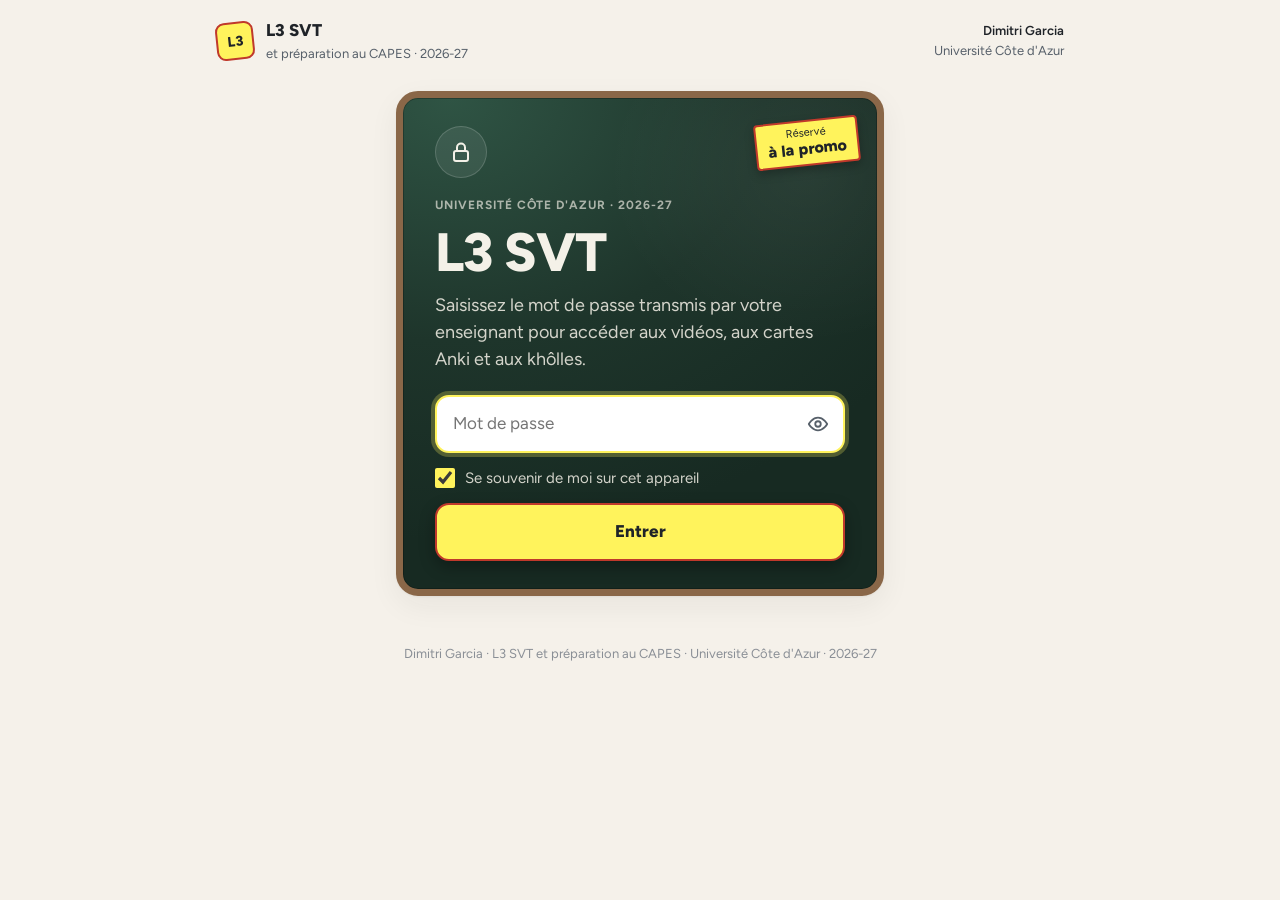
<file: diaporama-prise-alimentaire.html>
<!DOCTYPE html>
<html lang="fr" class="staticrypt-html">
<head>
<meta charset="utf-8">
<title>L3 SVT</title>
<meta name="viewport" content="width=device-width, initial-scale=1">
<meta name="robots" content="noindex">
<!-- Écran de mot de passe du site L3 SVT, modèle StatiCrypt 3 habillé aux couleurs du site (utilisé par chiffrer.sh). -->
<meta http-equiv="cache-control" content="max-age=0">
<meta http-equiv="cache-control" content="no-cache">
<meta http-equiv="expires" content="0">
<meta http-equiv="expires" content="Tue, 01 Jan 1980 1:00:00 GMT">
<meta http-equiv="pragma" content="no-cache">
<link rel="icon" href="data:image/svg+xml,%3Csvg xmlns='http://www.w3.org/2000/svg' viewBox='0 0 64 64'%3E%3Crect x='6' y='6' width='52' height='52' rx='12' fill='%23FFF35C' stroke='%23C0392B' stroke-width='5'/%3E%3Ctext x='32' y='42' font-family='Arial' font-weight='700' font-size='26' text-anchor='middle' fill='%231F2328'%3EL3%3C/text%3E%3C/svg%3E">
<link rel="preconnect" href="https://fonts.googleapis.com">
<link rel="preconnect" href="https://fonts.gstatic.com" crossorigin>
<link href="https://fonts.googleapis.com/css2?family=Figtree:wght@400;500;600;700;800&display=swap" rel="stylesheet">
<link rel="stylesheet" href="commun.css">
<style>
  .hidden { display: none !important; }

  /* Pendant la vérification d'un mot de passe déjà enregistré */
  .chargement { min-height: 100vh; display: grid; place-items: center; }
  .rond { width: 34px; height: 34px; border: 4px solid var(--trait); border-top-color: var(--ardoise); border-radius: 50%; animation: tourne .75s linear infinite; }
  @keyframes tourne { to { transform: rotate(360deg); } }

  .acces { max-width: 520px; }
  .acces .tableau { padding-top: 28px; }
  .acces .sticker { position: absolute; top: 22px; right: 18px; }
  .cadenas {
    display: grid; place-items: center; width: 52px; height: 52px; border-radius: 50%;
    background: rgba(255, 255, 255, .08); border: 1px solid rgba(255, 255, 255, .16);
  }
  .cadenas svg { width: 24px; height: 24px; }
  .acces .surtitre { margin-top: 18px; }

  #staticrypt-form { margin-top: 22px; display: grid; gap: 14px; }
  .champ { position: relative; }
  .champ input {
    width: 100%; padding: 14px 54px 14px 16px; border: 2px solid transparent; border-radius: 14px;
    background: #fff; color: var(--encre); font: inherit; font-size: 17px;
  }
  .champ input:focus { outline: none; border-color: var(--jaune); box-shadow: 0 0 0 4px rgba(255, 243, 92, .25); }
  .oeil {
    position: absolute; right: 6px; top: 50%; transform: translateY(-50%);
    display: grid; place-items: center; width: 42px; height: 42px;
    border: 0; border-radius: 10px; background: none; color: var(--encre-2); cursor: pointer;
  }
  .oeil svg { width: 22px; height: 22px; }
  .erreur { padding: 10px 14px; border-radius: 12px; background: var(--rouge-clair); color: var(--rouge); font-size: 15px; font-weight: 700; }
  .souvenir { display: flex; align-items: center; gap: 10px; font-size: 15px; color: rgba(244, 241, 232, .85); cursor: pointer; }
  .souvenir input { width: 20px; height: 20px; margin: 0; accent-color: var(--jaune); flex: none; }
  .entrer {
    padding: 14px 18px; border: 2.5px solid var(--jaune-bord); border-radius: 14px;
    background: var(--jaune); color: var(--encre); font: inherit; font-size: 17px; font-weight: 800;
    cursor: pointer; box-shadow: 0 6px 16px rgba(0, 0, 0, .3); transition: transform .1s;
    -webkit-appearance: none; appearance: none;
  }
  .entrer:hover { transform: translateY(-1px); }

  @media (max-width: 520px) { .auteur { display: none; } }
</style>
</head>

<body class="staticrypt-body">
<div id="staticrypt_loading" class="chargement"><div class="rond"></div></div>

<div id="staticrypt_content" class="hidden">
  <header class="entete">
    <span class="marque">
      <span class="pastille" aria-hidden="true">L3</span>
      <span><strong>L3 SVT</strong><small>et préparation au CAPES · 2026-27</small></span>
    </span>
    <p class="auteur"><strong>Dimitri Garcia</strong>Université Côte d'Azur</p>
  </header>

  <main class="acces">
    <section class="tableau">
      <span class="sticker"><span>Réservé</span><strong>à la promo</strong></span>
      <span class="cadenas"><svg class="icone" viewBox="0 0 24 24" aria-hidden="true"><rect x="5" y="11" width="14" height="10" rx="2"/><path d="M8 11V7.5a4 4 0 0 1 8 0V11"/></svg></span>
      <p class="surtitre">Université Côte d'Azur · 2026-27</p>
      <h1>L3 SVT</h1>
      <p class="chapeau">Saisissez le mot de passe transmis par votre enseignant pour accéder aux vidéos, aux cartes Anki et aux khôlles.</p>

      <form id="staticrypt-form" action="#" method="post">
        <div class="champ">
          <input id="staticrypt-password" type="password" name="password" autocomplete="current-password"
                 placeholder="Mot de passe" aria-label="Mot de passe" autofocus>
          <button type="button" class="oeil" aria-label="Afficher le mot de passe" title="Afficher le mot de passe"></button>
        </div>
        <p id="erreur" class="erreur hidden" role="alert">Mot de passe incorrect. Vérifiez les majuscules et réessayez.</p>
        <label id="staticrypt-remember-label" class="souvenir hidden">
          <input id="staticrypt-remember" type="checkbox" name="remember" checked>
          Se souvenir de moi sur cet appareil
        </label>
        <input type="submit" class="entrer staticrypt-decrypt-button" value="Entrer">
      </form>
    </section>
  </main>

  <footer>Dimitri Garcia · L3 SVT et préparation au CAPES · Université Côte d'Azur · 2026-27</footer>
</div>

<script>
  // Valeurs remplies par StatiCrypt au chiffrement (format 'nom').
  const staticryptInitiator = ((function(){
  const exports = {};
  const cryptoEngine = ((function(){
  const exports = {};
  const { subtle } = crypto;

const IV_BITS = 16 * 8;
const HEX_BITS = 4;
const ENCRYPTION_ALGO = "AES-CBC";

/**
 * Translates between utf8 encoded hexadecimal strings
 * and Uint8Array bytes.
 */
const HexEncoder = {
    /**
     * hex string -> bytes
     * @param {string} hexString
     * @returns {Uint8Array}
     */
    parse: function (hexString) {
        if (hexString.length % 2 !== 0) throw "Invalid hexString";
        const arrayBuffer = new Uint8Array(hexString.length / 2);

        for (let i = 0; i < hexString.length; i += 2) {
            const byteValue = parseInt(hexString.substring(i, i + 2), 16);
            if (isNaN(byteValue)) {
                throw "Invalid hexString";
            }
            arrayBuffer[i / 2] = byteValue;
        }
        return arrayBuffer;
    },

    /**
     * bytes -> hex string
     * @param {Uint8Array} bytes
     * @returns {string}
     */
    stringify: function (bytes) {
        const hexBytes = [];

        for (let i = 0; i < bytes.length; ++i) {
            let byteString = bytes[i].toString(16);
            if (byteString.length < 2) {
                byteString = "0" + byteString;
            }
            hexBytes.push(byteString);
        }
        return hexBytes.join("");
    },
};

/**
 * Translates between utf8 strings and Uint8Array bytes.
 */
const UTF8Encoder = {
    parse: function (str) {
        return new TextEncoder().encode(str);
    },

    stringify: function (bytes) {
        return new TextDecoder().decode(bytes);
    },
};

/**
 * Salt and encrypt a msg with a password.
 */
async function encrypt(msg, hashedPassword) {
    // Must be 16 bytes, unpredictable, and preferably cryptographically random. However, it need not be secret.
    // https://developer.mozilla.org/en-US/docs/Web/API/SubtleCrypto/encrypt#parameters
    const iv = crypto.getRandomValues(new Uint8Array(IV_BITS / 8));

    const key = await subtle.importKey("raw", HexEncoder.parse(hashedPassword), ENCRYPTION_ALGO, false, ["encrypt"]);

    const encrypted = await subtle.encrypt(
        {
            name: ENCRYPTION_ALGO,
            iv: iv,
        },
        key,
        UTF8Encoder.parse(msg)
    );

    // iv will be 32 hex characters, we prepend it to the ciphertext for use in decryption
    return HexEncoder.stringify(iv) + HexEncoder.stringify(new Uint8Array(encrypted));
}
exports.encrypt = encrypt;

/**
 * Decrypt a salted msg using a password.
 *
 * @param {string} encryptedMsg
 * @param {string} hashedPassword
 * @returns {Promise<string>}
 */
async function decrypt(encryptedMsg, hashedPassword) {
    const ivLength = IV_BITS / HEX_BITS;
    const iv = HexEncoder.parse(encryptedMsg.substring(0, ivLength));
    const encrypted = encryptedMsg.substring(ivLength);

    const key = await subtle.importKey("raw", HexEncoder.parse(hashedPassword), ENCRYPTION_ALGO, false, ["decrypt"]);

    const outBuffer = await subtle.decrypt(
        {
            name: ENCRYPTION_ALGO,
            iv: iv,
        },
        key,
        HexEncoder.parse(encrypted)
    );

    return UTF8Encoder.stringify(new Uint8Array(outBuffer));
}
exports.decrypt = decrypt;

/**
 * Salt and hash the password so it can be stored in localStorage without opening a password reuse vulnerability.
 *
 * @param {string} password
 * @param {string} salt
 * @returns {Promise<string>}
 */
async function hashPassword(password, salt) {
    // we hash the password in multiple steps, each adding more iterations. This is because we used to allow less
    // iterations, so for backward compatibility reasons, we need to support going from that to more iterations.
    let hashedPassword = await hashLegacyRound(password, salt);

    hashedPassword = await hashSecondRound(hashedPassword, salt);

    return hashThirdRound(hashedPassword, salt);
}
exports.hashPassword = hashPassword;

/**
 * This hashes the password with 1k iterations. This is a low number, we need this function to support backwards
 * compatibility.
 *
 * @param {string} password
 * @param {string} salt
 * @returns {Promise<string>}
 */
function hashLegacyRound(password, salt) {
    return pbkdf2(password, salt, 1000, "SHA-1");
}
exports.hashLegacyRound = hashLegacyRound;

/**
 * Add a second round of iterations. This is because we used to use 1k, so for backwards compatibility with
 * remember-me/autodecrypt links, we need to support going from that to more iterations.
 *
 * @param hashedPassword
 * @param salt
 * @returns {Promise<string>}
 */
function hashSecondRound(hashedPassword, salt) {
    return pbkdf2(hashedPassword, salt, 14000, "SHA-256");
}
exports.hashSecondRound = hashSecondRound;

/**
 * Add a third round of iterations to bring total number to 600k. This is because we used to use 1k, then 15k, so for
 * backwards compatibility with remember-me/autodecrypt links, we need to support going from that to more iterations.
 *
 * @param hashedPassword
 * @param salt
 * @returns {Promise<string>}
 */
function hashThirdRound(hashedPassword, salt) {
    return pbkdf2(hashedPassword, salt, 585000, "SHA-256");
}
exports.hashThirdRound = hashThirdRound;

/**
 * Salt and hash the password so it can be stored in localStorage without opening a password reuse vulnerability.
 *
 * @param {string} password
 * @param {string} salt
 * @param {int} iterations
 * @param {string} hashAlgorithm
 * @returns {Promise<string>}
 */
async function pbkdf2(password, salt, iterations, hashAlgorithm) {
    const key = await subtle.importKey("raw", UTF8Encoder.parse(password), "PBKDF2", false, ["deriveBits"]);

    const keyBytes = await subtle.deriveBits(
        {
            name: "PBKDF2",
            hash: hashAlgorithm,
            iterations,
            salt: UTF8Encoder.parse(salt),
        },
        key,
        256
    );

    return HexEncoder.stringify(new Uint8Array(keyBytes));
}

function generateRandomSalt() {
    const bytes = crypto.getRandomValues(new Uint8Array(128 / 8));

    return HexEncoder.stringify(new Uint8Array(bytes));
}
exports.generateRandomSalt = generateRandomSalt;

async function signMessage(hashedPassword, message) {
    const key = await subtle.importKey(
        "raw",
        HexEncoder.parse(hashedPassword),
        {
            name: "HMAC",
            hash: "SHA-256",
        },
        false,
        ["sign"]
    );
    const signature = await subtle.sign("HMAC", key, UTF8Encoder.parse(message));

    return HexEncoder.stringify(new Uint8Array(signature));
}
exports.signMessage = signMessage;

function getRandomAlphanum() {
    const possibleCharacters = "abcdefghijklmnopqrstuvwxyzABCDEFGHIJKLMNOPQRSTUVWXYZ0123456789";

    let byteArray;
    let parsedInt;

    // Keep generating new random bytes until we get a value that falls
    // within a range that can be evenly divided by possibleCharacters.length
    do {
        byteArray = crypto.getRandomValues(new Uint8Array(1));
        // extract the lowest byte to get an int from 0 to 255 (probably unnecessary, since we're only generating 1 byte)
        parsedInt = byteArray[0] & 0xff;
    } while (parsedInt >= 256 - (256 % possibleCharacters.length));

    // Take the modulo of the parsed integer to get a random number between 0 and totalLength - 1
    const randomIndex = parsedInt % possibleCharacters.length;

    return possibleCharacters[randomIndex];
}

/**
 * Generate a random string of a given length.
 *
 * @param {int} length
 * @returns {string}
 */
function generateRandomString(length) {
    let randomString = "";

    for (let i = 0; i < length; i++) {
        randomString += getRandomAlphanum();
    }

    return randomString;
}
exports.generateRandomString = generateRandomString;

  return exports;
})());
const codec = ((function(){
  const exports = {};
  /**
 * Initialize the codec with the provided cryptoEngine - this return functions to encode and decode messages.
 *
 * @param cryptoEngine - the engine to use for encryption / decryption
 */
function init(cryptoEngine) {
    const exports = {};

    /**
     * Top-level function for encoding a message.
     * Includes password hashing, encryption, and signing.
     *
     * @param {string} msg
     * @param {string} password
     * @param {string} salt
     *
     * @returns {string} The encoded text
     */
    async function encode(msg, password, salt) {
        const hashedPassword = await cryptoEngine.hashPassword(password, salt);

        const encrypted = await cryptoEngine.encrypt(msg, hashedPassword);

        // we use the hashed password in the HMAC because this is effectively what will be used a password (so we can store
        // it in localStorage safely, we don't use the clear text password)
        const hmac = await cryptoEngine.signMessage(hashedPassword, encrypted);

        return hmac + encrypted;
    }
    exports.encode = encode;

    /**
     * Encode using a password that has already been hashed. This is useful to encode multiple messages in a row, that way
     * we don't need to hash the password multiple times.
     *
     * @param {string} msg
     * @param {string} hashedPassword
     *
     * @returns {string} The encoded text
     */
    async function encodeWithHashedPassword(msg, hashedPassword) {
        const encrypted = await cryptoEngine.encrypt(msg, hashedPassword);

        // we use the hashed password in the HMAC because this is effectively what will be used a password (so we can store
        // it in localStorage safely, we don't use the clear text password)
        const hmac = await cryptoEngine.signMessage(hashedPassword, encrypted);

        return hmac + encrypted;
    }
    exports.encodeWithHashedPassword = encodeWithHashedPassword;

    /**
     * Top-level function for decoding a message.
     * Includes signature check and decryption.
     *
     * @param {string} signedMsg
     * @param {string} hashedPassword
     * @param {string} salt
     * @param {int} backwardCompatibleAttempt
     * @param {string} originalPassword
     *
     * @returns {Object} {success: true, decoded: string} | {success: false, message: string}
     */
    async function decode(signedMsg, hashedPassword, salt, backwardCompatibleAttempt = 0, originalPassword = "") {
        const encryptedHMAC = signedMsg.substring(0, 64);
        const encryptedMsg = signedMsg.substring(64);
        const decryptedHMAC = await cryptoEngine.signMessage(hashedPassword, encryptedMsg);

        if (decryptedHMAC !== encryptedHMAC) {
            // we have been raising the number of iterations in the hashing algorithm multiple times, so to support the old
            // remember-me/autodecrypt links we need to try bringing the old hashes up to speed.
            originalPassword = originalPassword || hashedPassword;
            if (backwardCompatibleAttempt === 0) {
                const updatedHashedPassword = await cryptoEngine.hashThirdRound(originalPassword, salt);

                return decode(signedMsg, updatedHashedPassword, salt, backwardCompatibleAttempt + 1, originalPassword);
            }
            if (backwardCompatibleAttempt === 1) {
                let updatedHashedPassword = await cryptoEngine.hashSecondRound(originalPassword, salt);
                updatedHashedPassword = await cryptoEngine.hashThirdRound(updatedHashedPassword, salt);

                return decode(signedMsg, updatedHashedPassword, salt, backwardCompatibleAttempt + 1, originalPassword);
            }

            return { success: false, message: "Signature mismatch" };
        }

        return {
            success: true,
            decoded: await cryptoEngine.decrypt(encryptedMsg, hashedPassword),
        };
    }
    exports.decode = decode;

    return exports;
}
exports.init = init;

  return exports;
})());
const decode = codec.init(cryptoEngine).decode;

/**
 * Initialize the staticrypt module, that exposes functions callbable by the password_template.
 *
 * @param {{
 *  staticryptEncryptedMsgUniqueVariableName: string,
 *  isRememberEnabled: boolean,
 *  rememberDurationInDays: number,
 *  staticryptSaltUniqueVariableName: string,
 * }} staticryptConfig - object of data that is stored on the password_template at encryption time.
 *
 * @param {{
 *  rememberExpirationKey: string,
 *  rememberPassphraseKey: string,
 *  replaceHtmlCallback: function,
 *  clearLocalStorageCallback: function,
 * }} templateConfig - object of data that can be configured by a custom password_template.
 */
function init(staticryptConfig, templateConfig) {
    const exports = {};

    /**
     * Decrypt our encrypted page, replace the whole HTML.
     *
     * @param {string} hashedPassword
     * @returns {Promise<boolean>}
     */
    async function decryptAndReplaceHtml(hashedPassword) {
        const { staticryptEncryptedMsgUniqueVariableName, staticryptSaltUniqueVariableName } = staticryptConfig;
        const { replaceHtmlCallback } = templateConfig;

        const result = await decode(
            staticryptEncryptedMsgUniqueVariableName,
            hashedPassword,
            staticryptSaltUniqueVariableName
        );
        if (!result.success) {
            return false;
        }
        const plainHTML = result.decoded;

        // if the user configured a callback call it, otherwise just replace the whole HTML
        if (typeof replaceHtmlCallback === "function") {
            replaceHtmlCallback(plainHTML);
        } else {
            document.write(plainHTML);
            document.close();
        }

        return true;
    }

    /**
     * Attempt to decrypt the page and replace the whole HTML.
     *
     * @param {string} password
     * @param {boolean} isRememberChecked
     *
     * @returns {Promise<{isSuccessful: boolean, hashedPassword?: string}>} - we return an object, so that if we want to
     *   expose more information in the future we can do it without breaking the password_template
     */
    async function handleDecryptionOfPage(password, isRememberChecked) {
        const { staticryptSaltUniqueVariableName } = staticryptConfig;

        // decrypt and replace the whole page
        const hashedPassword = await cryptoEngine.hashPassword(password, staticryptSaltUniqueVariableName);
        return handleDecryptionOfPageFromHash(hashedPassword, isRememberChecked);
    }
    exports.handleDecryptionOfPage = handleDecryptionOfPage;

    async function handleDecryptionOfPageFromHash(hashedPassword, isRememberChecked) {
        const { isRememberEnabled, rememberDurationInDays } = staticryptConfig;
        const { rememberExpirationKey, rememberPassphraseKey } = templateConfig;

        const isDecryptionSuccessful = await decryptAndReplaceHtml(hashedPassword);

        if (!isDecryptionSuccessful) {
            return {
                isSuccessful: false,
                hashedPassword,
            };
        }

        // remember the hashedPassword and set its expiration if necessary
        if (isRememberEnabled && isRememberChecked) {
            window.localStorage.setItem(rememberPassphraseKey, hashedPassword);

            // set the expiration if the duration isn't 0 (meaning no expiration)
            if (rememberDurationInDays > 0) {
                window.localStorage.setItem(
                    rememberExpirationKey,
                    (new Date().getTime() + rememberDurationInDays * 24 * 60 * 60 * 1000).toString()
                );
            }
        }

        return {
            isSuccessful: true,
            hashedPassword,
        };
    }
    exports.handleDecryptionOfPageFromHash = handleDecryptionOfPageFromHash;

    /**
     * Clear localstorage from staticrypt related values
     */
    function clearLocalStorage() {
        const { clearLocalStorageCallback, rememberExpirationKey, rememberPassphraseKey } = templateConfig;

        if (typeof clearLocalStorageCallback === "function") {
            clearLocalStorageCallback();
        } else {
            localStorage.removeItem(rememberPassphraseKey);
            localStorage.removeItem(rememberExpirationKey);
        }
    }

    async function handleDecryptOnLoad() {
        let isSuccessful = await decryptOnLoadFromUrl();

        if (!isSuccessful) {
            isSuccessful = await decryptOnLoadFromRememberMe();
        }

        return { isSuccessful };
    }
    exports.handleDecryptOnLoad = handleDecryptOnLoad;

    /**
     * Clear storage if we are logging out
     *
     * @returns {boolean} - whether we logged out
     */
    function logoutIfNeeded() {
        const logoutKey = "staticrypt_logout";

        // handle logout through query param
        const queryParams = new URLSearchParams(window.location.search);
        if (queryParams.has(logoutKey)) {
            clearLocalStorage();
            return true;
        }

        // handle logout through URL fragment
        const hash = window.location.hash.substring(1);
        if (hash.includes(logoutKey)) {
            clearLocalStorage();
            return true;
        }

        return false;
    }

    /**
     * To be called on load: check if we want to try to decrypt and replace the HTML with the decrypted content, and
     * try to do it if needed.
     *
     * @returns {Promise<boolean>} true if we derypted and replaced the whole page, false otherwise
     */
    async function decryptOnLoadFromRememberMe() {
        const { rememberDurationInDays } = staticryptConfig;
        const { rememberExpirationKey, rememberPassphraseKey } = templateConfig;

        // if we are login out, terminate
        if (logoutIfNeeded()) {
            return false;
        }

        // if there is expiration configured, check if we're not beyond the expiration
        if (rememberDurationInDays && rememberDurationInDays > 0) {
            const expiration = localStorage.getItem(rememberExpirationKey),
                isExpired = expiration && new Date().getTime() > parseInt(expiration);

            if (isExpired) {
                clearLocalStorage();
                return false;
            }
        }

        const hashedPassword = localStorage.getItem(rememberPassphraseKey);

        if (hashedPassword) {
            // try to decrypt
            const isDecryptionSuccessful = await decryptAndReplaceHtml(hashedPassword);

            // if the decryption is unsuccessful the password might be wrong - silently clear the saved data and let
            // the user fill the password form again
            if (!isDecryptionSuccessful) {
                clearLocalStorage();
                return false;
            }

            return true;
        }

        return false;
    }

    async function decryptOnLoadFromUrl() {
        const passwordKey = "staticrypt_pwd";
        const rememberMeKey = "remember_me";

        // try to get the password from the query param (for backward compatibility - we now want to avoid this method,
        // since it sends the hashed password to the server which isn't needed)
        const queryParams = new URLSearchParams(window.location.search);
        const hashedPasswordQuery = queryParams.get(passwordKey);
        const rememberMeQuery = queryParams.get(rememberMeKey);

        const urlFragment = window.location.hash.substring(1);
        // get the password from the url fragment
        const hashedPasswordRegexMatch = urlFragment.match(new RegExp(passwordKey + "=([^&]*)"));
        const hashedPasswordFragment = hashedPasswordRegexMatch ? hashedPasswordRegexMatch[1] : null;
        const rememberMeFragment = urlFragment.includes(rememberMeKey);

        const hashedPassword = hashedPasswordFragment || hashedPasswordQuery;
        const rememberMe = rememberMeFragment || rememberMeQuery;

        if (hashedPassword) {
            return handleDecryptionOfPageFromHash(hashedPassword, rememberMe);
        }

        return false;
    }

    return exports;
}
exports.init = init;

  return exports;
})());
  const templateError = "Mot de passe incorrect. Vérifiez les majuscules et réessayez.",
    templateToggleAltShow = "Afficher le mot de passe",
    templateToggleAltHide = "Masquer le mot de passe",
    isRememberEnabled = true,
    staticryptConfig = {"staticryptEncryptedMsgUniqueVariableName":"[base64]","isRememberEnabled":true,"rememberDurationInDays":365,"staticryptSaltUniqueVariableName":"ff94f78dbb26b850199e89e8b9dc2ee5"};

  const templateConfig = {
    rememberExpirationKey: "staticrypt_expiration",
    rememberPassphraseKey: "staticrypt_passphrase",
    replaceHtmlCallback: null,
    clearLocalStorageCallback: null,
  };
  const staticrypt = staticryptInitiator.init(staticryptConfig, templateConfig);

  // Mot de passe déjà enregistré sur cet appareil : la page s'ouvre seule. Sinon, on affiche l'écran.
  window.onload = async function () {
    const { isSuccessful } = await staticrypt.handleDecryptOnLoad();
    if (!isSuccessful) {
      document.getElementById("staticrypt_loading").classList.add("hidden");
      document.getElementById("staticrypt_content").classList.remove("hidden");
      document.getElementById("staticrypt-password").focus();
      if (isRememberEnabled) document.getElementById("staticrypt-remember-label").classList.remove("hidden");
    }
  };

  // Afficher ou masquer le mot de passe
  const OEIL = '<svg class="icone" viewBox="0 0 24 24" aria-hidden="true"><path d="M2 12s3.6-7 10-7 10 7 10 7-3.6 7-10 7S2 12 2 12z"/><circle cx="12" cy="12" r="3"/></svg>';
  const OEIL_BARRE = '<svg class="icone" viewBox="0 0 24 24" aria-hidden="true"><path d="M2 12s3.6-7 10-7c2 0 3.7.7 5.1 1.6M22 12s-3.6 7-10 7c-2 0-3.7-.7-5.1-1.6"/><path d="M9.9 9.9a3 3 0 0 0 4.2 4.2M3 3l18 18"/></svg>';
  const champ = document.getElementById("staticrypt-password");
  const oeil = document.querySelector(".oeil");
  const erreur = document.getElementById("erreur");
  oeil.innerHTML = OEIL;
  oeil.addEventListener("click", function () {
    const visible = champ.type === "password";
    champ.type = visible ? "text" : "password";
    oeil.innerHTML = visible ? OEIL_BARRE : OEIL;
    oeil.title = visible ? templateToggleAltHide : templateToggleAltShow;
    oeil.setAttribute("aria-label", oeil.title);
    champ.focus();
  });
  champ.addEventListener("input", function () { erreur.classList.add("hidden"); });

  document.getElementById("staticrypt-form").addEventListener("submit", async function (e) {
    e.preventDefault();
    const { isSuccessful } = await staticrypt.handleDecryptionOfPage(champ.value, document.getElementById("staticrypt-remember").checked);
    if (!isSuccessful) {
      erreur.classList.remove("hidden");
      champ.select();
    }
  });
</script>
</body>
</html>
</file>
<file: commun.css>
/* Thème commun à toutes les pages de la promo L3 SVT (même palette que la page de la khôlle n°2). */
:root {
  color-scheme: light;
  --encre: #1F2328;
  --encre-2: #57606A;
  --encre-3: #8A8F96;
  --fond: #F5F1EA;
  --fond-2: #ECE6DB;
  --carte: #FFFFFF;
  --trait: #E4DDD1;
  --rouge: #B03A48;
  --rouge-clair: #FBEDEF;
  --vert: #2F7D4F;
  --vert-clair: #EBF5EE;
  --ambre: #9A6200;
  --ambre-clair: #FFF4DC;
  --bleu: #1F6F78;
  --bleu-clair: #E6F2F2;
  --jaune: #FFF35C;
  --jaune-bord: #C0392B;
  --craie: #F4F1E8;
  --ardoise: #1E352B;
  --ombre: 0 1px 2px rgba(31, 35, 40, .05), 0 10px 30px rgba(31, 35, 40, .06);
  --police: "Avenir Next", "Figtree", system-ui, -apple-system, "Segoe UI", Roboto, sans-serif;
}

*, *::before, *::after { box-sizing: border-box; }
html { -webkit-text-size-adjust: 100%; }
body {
  margin: 0;
  font-family: var(--police);
  font-size: 16px;
  line-height: 1.5;
  color: var(--encre);
  background: var(--fond);
  -webkit-font-smoothing: antialiased;
}
[hidden] { display: none !important; }
a { color: inherit; }
h1, h2, h3 { line-height: 1.15; margin: 0; letter-spacing: -.01em; }
p { margin: 0; }
button { font: inherit; color: inherit; }
:focus-visible { outline: 3px solid #4C8BF5; outline-offset: 2px; }
svg.icone { fill: none; stroke: currentColor; stroke-width: 2; stroke-linecap: round; stroke-linejoin: round; }

/* En-tête */
.entete {
  max-width: 880px; margin: 0 auto; padding: 18px 16px 10px;
  display: flex; align-items: center; gap: 12px;
}
.marque { display: flex; align-items: center; gap: 12px; text-decoration: none; margin-right: auto; }
.pastille {
  display: grid; place-items: center; width: 38px; height: 38px; flex: none;
  background: var(--jaune); border: 2.5px solid var(--jaune-bord); border-radius: 9px;
  font-weight: 800; font-size: 14px; transform: rotate(-6deg);
}
.marque strong { display: block; font-size: 17px; font-weight: 800; }
.marque small { display: block; font-size: 13px; color: var(--encre-2); }
.auteur { font-size: 13px; color: var(--encre-2); text-align: right; }
.auteur strong { display: block; color: var(--encre); font-weight: 600; }

/* Barre des rubriques, collée en haut de l'écran sur toutes les pages : « Accueil » reste à un clic. */
.barre {
  position: sticky; top: 0; z-index: 10;
  background: rgba(245, 241, 234, .92);
  -webkit-backdrop-filter: saturate(1.4) blur(10px);
  backdrop-filter: saturate(1.4) blur(10px);
  border-bottom: 1px solid var(--trait);
}
.onglets { max-width: 880px; margin: 0 auto; padding: 8px 16px; display: flex; align-items: center; gap: 6px; }
/* « Accueil » est hors de la zone qui défile : il reste visible quelle que soit la rubrique ouverte. */
.defile {
  flex: 1; min-width: 0; display: flex; gap: 6px; overflow-x: auto; scrollbar-width: none;
  padding-left: 10px;
  -webkit-mask-image: linear-gradient(to right, transparent, #000 14px, #000 calc(100% - 28px), transparent);
  mask-image: linear-gradient(to right, transparent, #000 14px, #000 calc(100% - 28px), transparent);
}
.defile::-webkit-scrollbar { display: none; }
.onglets a {
  flex: none; display: inline-flex; align-items: center; gap: 8px;
  padding: 7px 14px; border-radius: 999px; border: 2px solid transparent;
  font-weight: 600; font-size: 15px; color: var(--encre-2);
  text-decoration: none; white-space: nowrap; transition: background .15s, color .15s;
}
.onglets a:hover { background: var(--fond-2); color: var(--encre); }
.onglets .point { width: 9px; height: 9px; border-radius: 50%; background: var(--c); }
.onglets a[aria-current="page"] { background: var(--encre); color: #fff; }
.onglets a.maison { background: var(--jaune); border-color: var(--jaune-bord); color: var(--encre); font-weight: 800; }
.onglets a.maison svg { width: 17px; height: 17px; }
.onglets a.maison[aria-current="page"] { background: var(--encre); border-color: var(--encre); color: #fff; }

main { max-width: 880px; margin: 0 auto; padding: 18px 16px 40px; }
main > * + * { margin-top: 18px; }

/* Cartes */
.carte { background: var(--carte); border-radius: 20px; padding: 22px 20px; box-shadow: var(--ombre); }
.carte h2 { font-size: 21px; font-weight: 800; }
.carte .sous { margin-top: 4px; color: var(--encre-2); }
.surtitre { font-size: 12px; font-weight: 700; letter-spacing: .08em; text-transform: uppercase; color: var(--encre-3); }
.titre-section { display: flex; align-items: baseline; justify-content: space-between; gap: 12px; margin: 34px 2px 14px; }
.titre-section h2 { font-size: 22px; font-weight: 800; }
.titre-section span { font-size: 14px; color: var(--encre-3); }

/* Tableau noir */
.tableau {
  position: relative; overflow: hidden; border-radius: 22px;
  padding: 24px 20px 22px; color: var(--craie);
  background:
    radial-gradient(60% 50% at 85% 15%, rgba(255, 255, 255, .06), transparent 70%),
    radial-gradient(120% 90% at 10% 0%, #2F5444 0%, #1E352B 55%, #172A22 100%);
  border: 7px solid #8A6748;
  box-shadow: inset 0 0 0 1px rgba(0, 0, 0, .25), var(--ombre);
}
.tableau .surtitre { color: rgba(244, 241, 232, .65); }
.tableau h1 { margin-top: 8px; font-size: clamp(36px, 9vw, 54px); font-weight: 800; letter-spacing: -.02em; }
.tableau .chapeau { margin-top: 8px; font-size: 18px; color: rgba(244, 241, 232, .85); max-width: 460px; }
.sticker {
  display: inline-block; background: var(--jaune); border: 2.5px solid var(--jaune-bord); border-radius: 4px;
  padding: 5px 11px 6px; color: var(--encre); text-align: center; line-height: 1.15;
  transform: rotate(-6deg); box-shadow: 0 4px 10px rgba(0, 0, 0, .25);
}
.sticker span { display: block; font-size: 11px; }
.sticker strong { display: block; font-size: 16px; font-weight: 800; }
.infos { list-style: none; margin: 18px 0 0; padding: 0; display: flex; flex-wrap: wrap; gap: 8px; }
.infos > * {
  display: inline-flex; align-items: center; gap: 7px; padding: 6px 12px; border-radius: 999px;
  background: rgba(255, 255, 255, .08); border: 1px solid rgba(255, 255, 255, .14);
  font-size: 14px; text-decoration: none;
}
.infos svg { width: 16px; height: 16px; flex: none; opacity: .85; }
.infos .fort { background: var(--jaune); border-color: var(--jaune); color: var(--encre); font-weight: 700; }
.infos a.lien { background: #fff; border-color: #fff; color: var(--encre); font-weight: 700; }

/* Boutons */
.bouton {
  display: inline-flex; align-items: center; justify-content: center; gap: 9px;
  padding: 12px 18px; border: 0; border-radius: 14px;
  background: var(--encre); color: #fff; font-size: 16px; font-weight: 700;
  text-decoration: none; cursor: pointer; box-shadow: 0 6px 16px rgba(31, 35, 40, .18);
  transition: transform .1s;
}
.bouton:hover { transform: translateY(-1px); }
.bouton svg { width: 18px; height: 18px; }
.bouton.secondaire { background: #fff; color: var(--encre); border: 1.5px solid var(--trait); box-shadow: none; }

footer {
  max-width: 880px; margin: 0 auto; padding: 8px 16px 32px;
  text-align: center; font-size: 13px; color: var(--encre-3);
}
footer a { color: var(--encre-3); }

@media (min-width: 640px) {
  .carte { padding: 26px 28px; }
  .tableau { padding: 30px 32px 28px; }
}
@media (max-width: 520px) { .titre-section span { display: none; } }
@media (max-width: 380px) { .auteur { display: none; } }
@media (prefers-reduced-motion: reduce) {
  *, *::before, *::after { animation: none !important; transition: none !important; }
}

/* Photo épinglée (polaroïd et ruban adhésif) */
.polaroid {
  position: relative; margin: 0; background: #FBFAF6; padding: 8px 8px 34px; border-radius: 3px;
  box-shadow: 0 10px 22px rgba(0, 0, 0, .28);
}
.polaroid::before {
  content: ""; position: absolute; top: -10px; left: 50%; width: 70px; height: 22px;
  transform: translateX(-50%) rotate(-3deg);
  background: rgba(255, 243, 92, .75); box-shadow: 0 1px 2px rgba(0, 0, 0, .15);
}
.polaroid img { display: block; width: 100%; height: auto; border-radius: 2px; }
.polaroid figcaption {
  position: absolute; left: 8px; right: 8px; bottom: 8px; text-align: center;
  font-size: 13px; line-height: 1.25; color: var(--encre-2); font-weight: 600;
}
</file>
